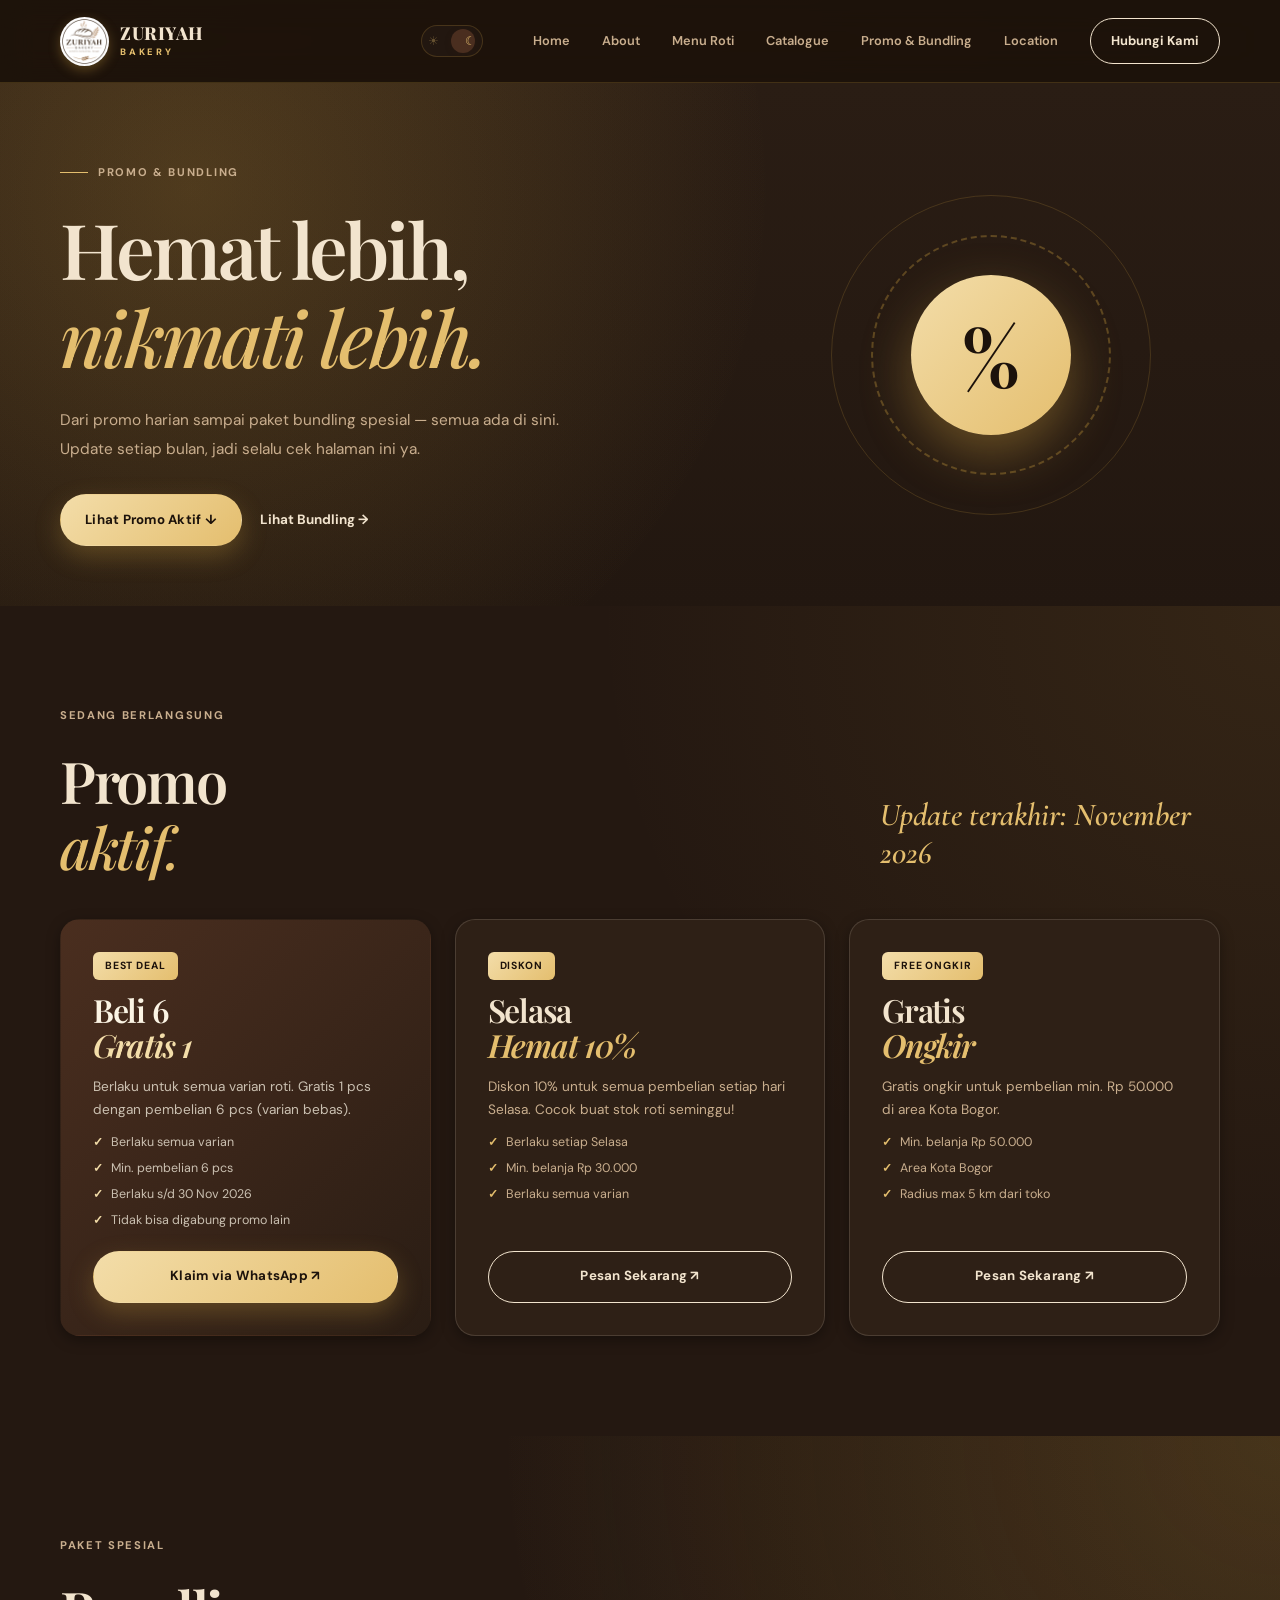
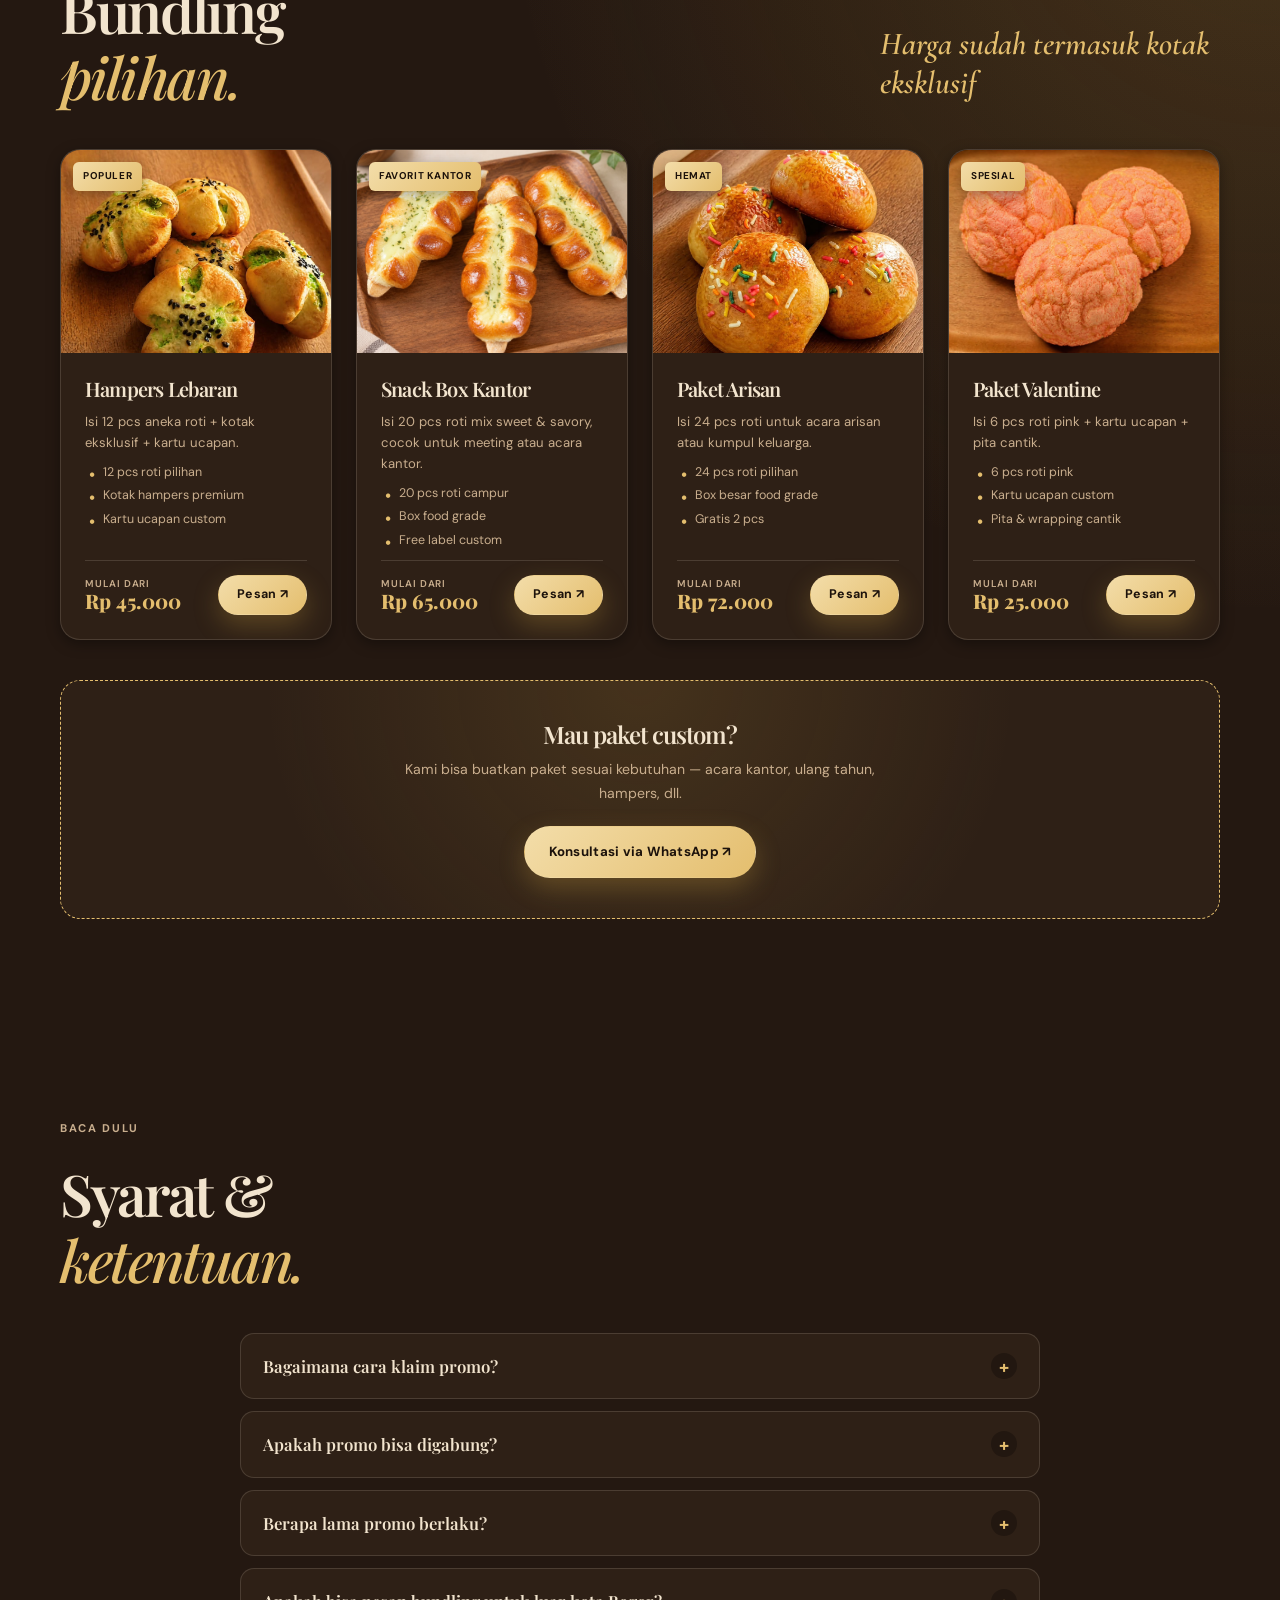
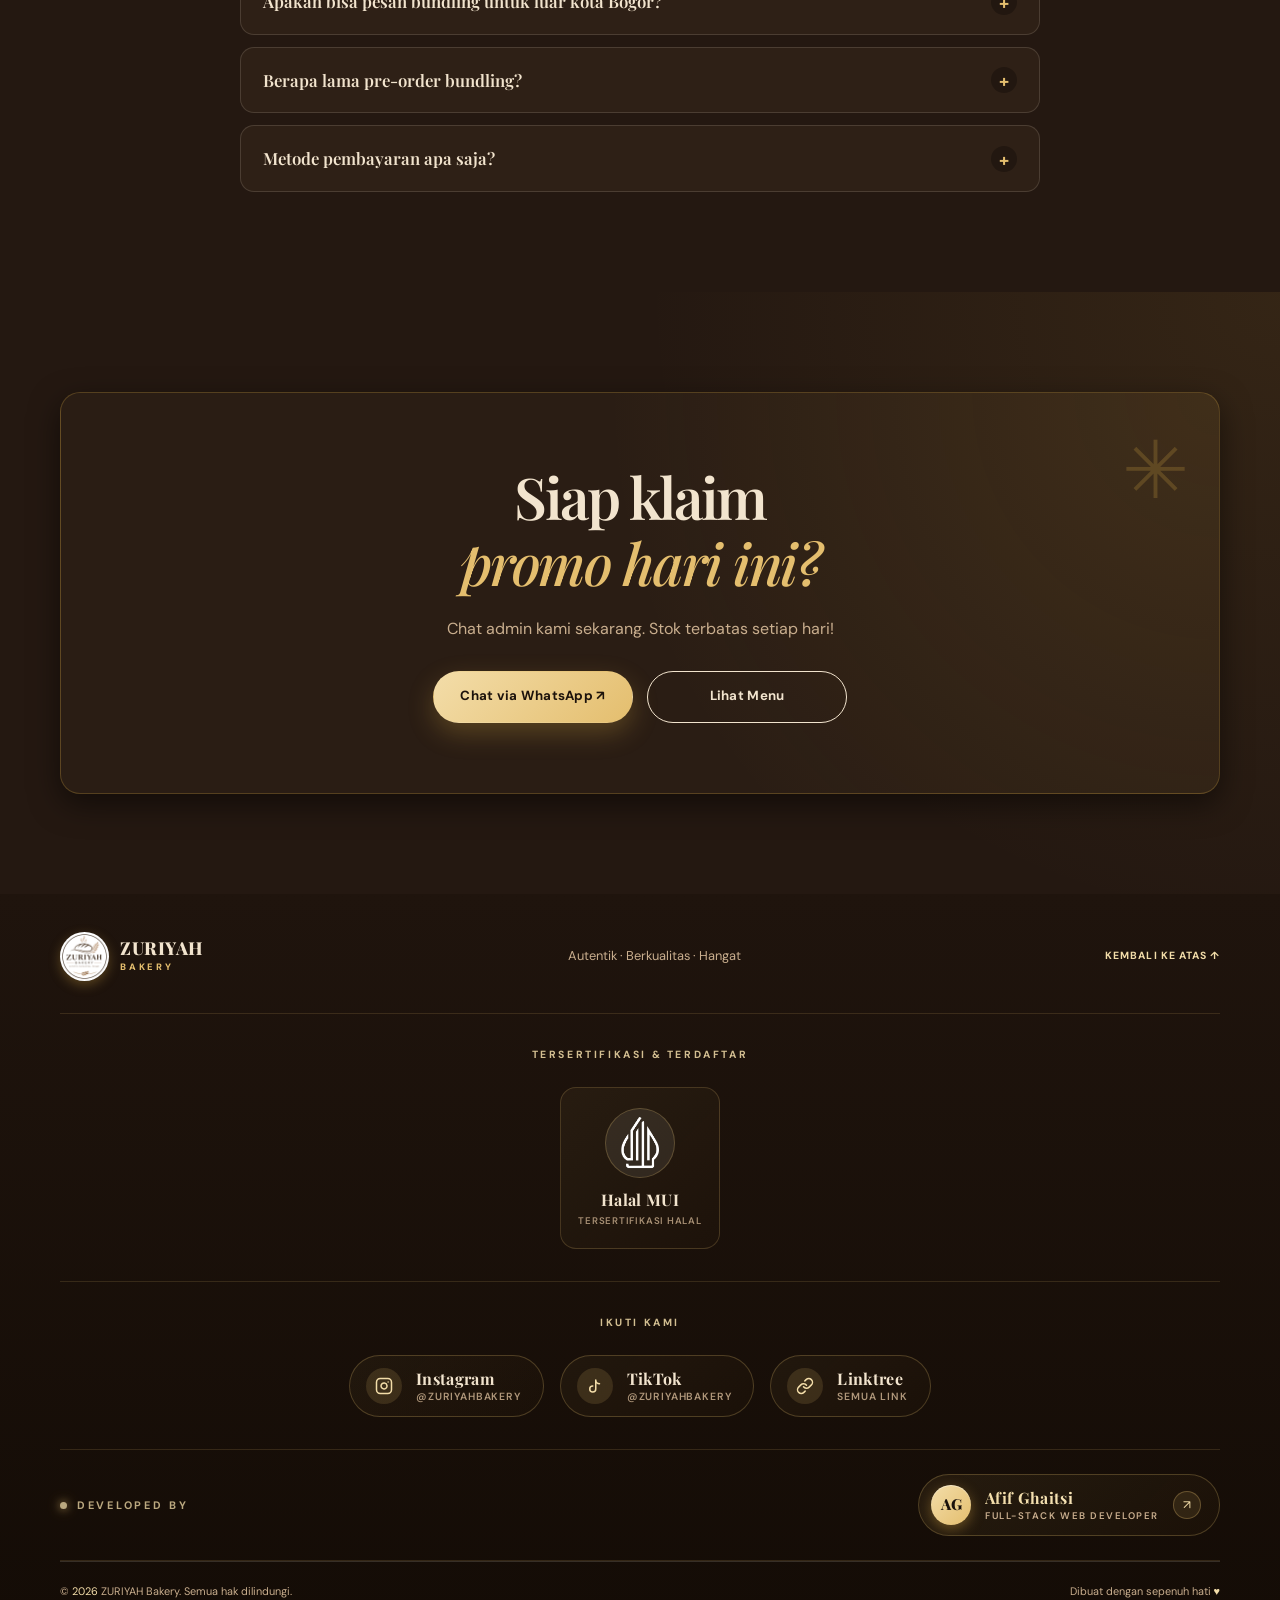
<file: Promo/index.html>
<!DOCTYPE html>
<html lang="id">

<head>
    <meta charset="UTF-8">
    <meta name="viewport" content="width=device-width, initial-scale=1.0">
    <meta name="theme-color" content="#F8F0DF">
    <meta name="description" content="Promo & Bundling ZURIYAH Bakery — Beli 6 Gratis 1, Hampers Lebaran, Snack Box Kantor, dan promo menarik lainnya.">
    <meta name="author" content="ZURIYAH Bakery">

    <meta property="og:type" content="website">
    <meta property="og:title" content="Promo & Bundling | ZURIYAH Bakery">
    <meta property="og:description" content="Promo roti artisan terbatas. Beli 6 gratis 1, hampers lebaran, snack box kantor.">
    <meta property="og:image" content="../assets/logo.png">

    <title>Promo & Bundling | ZURIYAH Bakery</title>

    <link rel="preconnect" href="https://fonts.googleapis.com">
    <link rel="preconnect" href="https://fonts.gstatic.com" crossorigin>
    <link href="https://fonts.googleapis.com/css2?family=Cormorant+Garamond:wght@500;600;700&display=swap" rel="stylesheet">
    <link href="https://fonts.googleapis.com/css2?family=DM+Sans:wght@400;500;600;700&family=Playfair+Display:wght@500;600;700;800&display=swap" rel="stylesheet">

    <link rel="stylesheet" href="Promo.css">

    <link rel="icon" type="image/png" href="../assets/new logo.jpeg" sizes="32x32">
    <link rel="apple-touch-icon" href="../assets/new logo.jpeg" sizes="180x180">

    <script src="../script.js" defer></script>
</head>

<body>

    <!-- ==========================
         HEADER / NAVBAR
         ========================== -->
    <header class="header">
        <nav class="navbar container" aria-label="Menu utama">
            <a href="../index.html" class="brand" aria-label="ZURIYAH Bakery — Beranda">
                <img src="../assets/new logo.jpeg" alt="ZURIYAH Bakery Logo">
                <span>ZURIYAH<small>BAKERY</small></span>
            </a>

            <div class="nav-actions">
                <button class="theme-toggle" id="themeToggle" type="button" aria-label="Ganti tema" aria-pressed="false">
                    <span class="theme-icon theme-icon-sun" aria-hidden="true">☀</span>
                    <span class="theme-icon theme-icon-moon" aria-hidden="true">☾</span>
                    <span class="theme-slider" aria-hidden="true"></span>
                </button>

                <button class="menu-toggle" type="button" aria-label="Buka menu" aria-expanded="false" aria-controls="nav-menu">
                    <span></span><span></span><span></span>
                </button>
            </div>

            <div class="nav-menu" id="nav-menu">
                <a href="../index.html">Home</a>
                <a href="../index.html#about">About</a>
                <a href="../Menu Roti/index.html">Menu Roti</a>
                <a href="../index.html#products">Catalogue</a>
                <a href="index.html" class="is-active">Promo & Bundling</a>
                <a href="../index.html#location">Location</a>
                <a href="../index.html#contact" class="nav-button">Hubungi Kami</a>
            </div>
        </nav>
    </header>

    <main>

        <!-- ==========================
             HERO PROMO
             ========================== -->
        <section class="promo-hero">
            <div class="container promo-hero-grid">
                <div class="promo-hero-content">
                    <p class="eyebrow"><span aria-hidden="true"></span>PROMO & BUNDLING</p>
                    <h1>Hemat lebih,<br><em>nikmati lebih.</em></h1>
                    <p class="promo-hero-desc">Dari promo harian sampai paket bundling spesial — semua ada di sini. Update setiap bulan, jadi selalu cek halaman ini ya.</p>

                    <div class="promo-hero-actions">
                        <a href="#promo-aktif" class="btn btn-primary">Lihat Promo Aktif ↓</a>
                        <a href="#bundling" class="text-link">Lihat Bundling →</a>
                    </div>
                </div>

                <div class="promo-hero-visual" aria-hidden="true">
                    <div class="promo-hero-badge">%</div>
                    <div class="promo-hero-ring"></div>
                    <div class="promo-hero-ring promo-hero-ring-2"></div>
                </div>
            </div>
        </section>

        <!-- ==========================
             PROMO AKTIF
             ========================== -->
        <section class="section promo-aktif" id="promo-aktif">
            <div class="container">
                <div class="section-heading">
                    <div>
                        <p class="eyebrow">SEDANG BERLANGSUNG</p>
                        <h2>Promo<br><em>aktif.</em></h2>
                    </div>
                    <p class="promo-update">Update terakhir: November 2026</p>
                </div>

                <div class="promo-list-grid">
                    <!-- Promo 1 -->
                    <article class="promo-item promo-item-featured">
                        <span class="promo-item-tag">BEST DEAL</span>
                        <h3>Beli 6<br><em>Gratis 1</em></h3>
                        <p class="promo-item-desc">Berlaku untuk semua varian roti. Gratis 1 pcs dengan pembelian 6 pcs (varian bebas).</p>
                        <ul class="promo-item-terms">
                            <li>Berlaku semua varian</li>
                            <li>Min. pembelian 6 pcs</li>
                            <li>Berlaku s/d 30 Nov 2026</li>
                            <li>Tidak bisa digabung promo lain</li>
                        </ul>
                        <a href="https://wa.me/6281554016406?text=Halo%20ZURIYAH%2C%20saya%20mau%20klaim%20promo%20Beli%206%20Gratis%201" target="_blank" rel="noopener noreferrer" class="btn btn-primary">Klaim via WhatsApp ↗</a>
                    </article>

                    <!-- Promo 2 -->
                    <article class="promo-item">
                        <span class="promo-item-tag">DISKON</span>
                        <h3>Selasa<br><em>Hemat 10%</em></h3>
                        <p class="promo-item-desc">Diskon 10% untuk semua pembelian setiap hari Selasa. Cocok buat stok roti seminggu!</p>
                        <ul class="promo-item-terms">
                            <li>Berlaku setiap Selasa</li>
                            <li>Min. belanja Rp 30.000</li>
                            <li>Berlaku semua varian</li>
                        </ul>
                        <a href="https://wa.me/6281554016406?text=Halo%20ZURIYAH%2C%20saya%20mau%20pakai%20promo%20Selasa%20Hemat%2010%25" target="_blank" rel="noopener noreferrer" class="btn btn-secondary">Pesan Sekarang ↗</a>
                    </article>

                    <!-- Promo 3 -->
                    <article class="promo-item">
                        <span class="promo-item-tag">FREE ONGKIR</span>
                        <h3>Gratis<br><em>Ongkir</em></h3>
                        <p class="promo-item-desc">Gratis ongkir untuk pembelian min. Rp 50.000 di area Kota Bogor.</p>
                        <ul class="promo-item-terms">
                            <li>Min. belanja Rp 50.000</li>
                            <li>Area Kota Bogor</li>
                            <li>Radius max 5 km dari toko</li>
                        </ul>
                        <a href="https://wa.me/6281554016406?text=Halo%20ZURIYAH%2C%20saya%20mau%20pakai%20promo%20Gratis%20Ongkir" target="_blank" rel="noopener noreferrer" class="btn btn-secondary">Pesan Sekarang ↗</a>
                    </article>
                </div>
            </div>
        </section>

        <!-- ==========================
             BUNDLING / PAKET
             ========================== -->
        <section class="section bundling" id="bundling">
            <div class="container">
                <div class="section-heading">
                    <div>
                        <p class="eyebrow">PAKET SPESIAL</p>
                        <h2>Bundling<br><em>pilihan.</em></h2>
                    </div>
                    <p class="promo-update">Harga sudah termasuk kotak eksklusif</p>
                </div>

                <div class="bundling-grid">
                    <!-- Bundle 1 -->
                    <article class="bundle-card">
                        <div class="bundle-image">
                            <img src="../image/kelapa pandan.jpeg" alt="Paket Hampers Lebaran" loading="lazy">
                            <span class="bundle-badge">POPULER</span>
                        </div>
                        <div class="bundle-info">
                            <h3>Hampers Lebaran</h3>
                            <p class="bundle-desc">Isi 12 pcs aneka roti + kotak eksklusif + kartu ucapan.</p>
                            <ul class="bundle-includes">
                                <li>12 pcs roti pilihan</li>
                                <li>Kotak hampers premium</li>
                                <li>Kartu ucapan custom</li>
                            </ul>
                            <div class="bundle-footer">
                                <div class="bundle-price">
                                    <small>Mulai dari</small>
                                    <strong>Rp 45.000</strong>
                                </div>
                                <a href="https://wa.me/6281554016406?text=Halo%20ZURIYAH%2C%20saya%20mau%20pesan%20Paket%20Hampers%20Lebaran" target="_blank" rel="noopener noreferrer" class="btn btn-primary">Pesan ↗</a>
                            </div>
                        </div>
                    </article>

                    <!-- Bundle 2 -->
                    <article class="bundle-card">
                        <div class="bundle-image">
                            <img src="../image/sosis remake.jpeg" alt="Paket Snack Box Kantor" loading="lazy">
                            <span class="bundle-badge">FAVORIT KANTOR</span>
                        </div>
                        <div class="bundle-info">
                            <h3>Snack Box Kantor</h3>
                            <p class="bundle-desc">Isi 20 pcs roti mix sweet & savory, cocok untuk meeting atau acara kantor.</p>
                            <ul class="bundle-includes">
                                <li>20 pcs roti campur</li>
                                <li>Box food grade</li>
                                <li>Free label custom</li>
                            </ul>
                            <div class="bundle-footer">
                                <div class="bundle-price">
                                    <small>Mulai dari</small>
                                    <strong>Rp 65.000</strong>
                                </div>
                                <a href="https://wa.me/6281554016406?text=Halo%20ZURIYAH%2C%20saya%20mau%20pesan%20Paket%20Snack%20Box%20Kantor" target="_blank" rel="noopener noreferrer" class="btn btn-primary">Pesan ↗</a>
                            </div>
                        </div>
                    </article>

                    <!-- Bundle 3 -->
                    <article class="bundle-card">
                        <div class="bundle-image">
                            <img src="../image/bluebery.jpeg" alt="Paket Arisan" loading="lazy">
                            <span class="bundle-badge">HEMAT</span>
                        </div>
                        <div class="bundle-info">
                            <h3>Paket Arisan</h3>
                            <p class="bundle-desc">Isi 24 pcs roti untuk acara arisan atau kumpul keluarga.</p>
                            <ul class="bundle-includes">
                                <li>24 pcs roti pilihan</li>
                                <li>Box besar food grade</li>
                                <li>Gratis 2 pcs</li>
                            </ul>
                            <div class="bundle-footer">
                                <div class="bundle-price">
                                    <small>Mulai dari</small>
                                    <strong>Rp 72.000</strong>
                                </div>
                                <a href="https://wa.me/6281554016406?text=Halo%20ZURIYAH%2C%20saya%20mau%20pesan%20Paket%20Arisan" target="_blank" rel="noopener noreferrer" class="btn btn-primary">Pesan ↗</a>
                            </div>
                        </div>
                    </article>

                    <!-- Bundle 4 -->
                    <article class="bundle-card">
                        <div class="bundle-image">
                            <img src="../image/melon pan stroberi.jpeg" alt="Paket Valentine" loading="lazy">
                            <span class="bundle-badge">SPESIAL</span>
                        </div>
                        <div class="bundle-info">
                            <h3>Paket Valentine</h3>
                            <p class="bundle-desc">Isi 6 pcs roti pink + kartu ucapan + pita cantik.</p>
                            <ul class="bundle-includes">
                                <li>6 pcs roti pink</li>
                                <li>Kartu ucapan custom</li>
                                <li>Pita & wrapping cantik</li>
                            </ul>
                            <div class="bundle-footer">
                                <div class="bundle-price">
                                    <small>Mulai dari</small>
                                    <strong>Rp 25.000</strong>
                                </div>
                                <a href="https://wa.me/6281554016406?text=Halo%20ZURIYAH%2C%20saya%20mau%20pesan%20Paket%20Valentine" target="_blank" rel="noopener noreferrer" class="btn btn-primary">Pesan ↗</a>
                            </div>
                        </div>
                    </article>
                </div>

                <!-- Custom Bundle CTA -->
                <div class="custom-bundle-cta">
                    <h3>Mau paket custom?</h3>
                    <p>Kami bisa buatkan paket sesuai kebutuhan — acara kantor, ulang tahun, hampers, dll.</p>
                    <a href="https://wa.me/6281554016406?text=Halo%20ZURIYAH%2C%20saya%20mau%20konsultasi%20paket%20custom" target="_blank" rel="noopener noreferrer" class="btn btn-primary">Konsultasi via WhatsApp ↗</a>
                </div>
            </div>
        </section>

        <!-- ==========================
             SYARAT & KETENTUAN
             ========================== -->
        <section class="section promo-terms" id="syarat">
            <div class="container">
                <div class="section-heading">
                    <div>
                        <p class="eyebrow">BACA DULU</p>
                        <h2>Syarat &<br><em>ketentuan.</em></h2>
                    </div>
                </div>

                <div class="terms-accordion">
                    <details class="terms-item">
                        <summary>Bagaimana cara klaim promo?</summary>
                        <p>Klik tombol "Klaim via WhatsApp" pada promo yang diinginkan, lalu sebutkan kode promo kepada admin kami. Admin akan membantu proses pemesanan.</p>
                    </details>

                    <details class="terms-item">
                        <summary>Apakah promo bisa digabung?</summary>
                        <p>Promo tidak dapat digabung dengan promo lain dalam satu transaksi, kecuali ditentukan lain pada syarat promo.</p>
                    </details>

                    <details class="terms-item">
                        <summary>Berapa lama promo berlaku?</summary>
                        <p>Setiap promo memiliki periode berlaku masing-masing. Periode berlaku tertera pada detail promo. Promo dapat berubah sewaktu-waktu tanpa pemberitahuan terlebih dahulu.</p>
                    </details>

                    <details class="terms-item">
                        <summary>Apakah bisa pesan bundling untuk luar kota Bogor?</summary>
                        <p>Bisa. Untuk pengiriman luar kota, ongkir ditanggung pembeli dan dihitung terpisah. Silakan konsultasi dulu via WhatsApp untuk estimasi biaya.</p>
                    </details>

                    <details class="terms-item">
                        <summary>Berapa lama pre-order bundling?</summary>
                        <p>Untuk bundling hampers dan paket besar, kami sarankan pre-order minimal H-2 sebelum acara. Untuk paket snack box, pre-order H-1.</p>
                    </details>

                    <details class="terms-item">
                        <summary>Metode pembayaran apa saja?</summary>
                        <p>Kami menerima transfer bank (BCA, BRI, Mandiri), e-wallet (GoPay, OVO, DANA, ShopeePay), dan cash untuk pembelian langsung di toko.</p>
                    </details>
                </div>
            </div>
        </section>

        <!-- ==========================
             CTA FINAL
             ========================== -->
        <section class="section cta-final">
            <div class="container cta-box">
                <span class="contact-decoration" aria-hidden="true">✳</span>
                <h2>Siap klaim<br><em>promo hari ini?</em></h2>
                <p class="contact-description">Chat admin kami sekarang. Stok terbatas setiap hari!</p>

                <div class="cta-actions">
                    <a href="https://wa.me/6281554016406?text=Halo%20ZURIYAH%2C%20saya%20mau%20tanya%20promo%20yang%20sedang%20berlaku" target="_blank" rel="noopener noreferrer" class="btn btn-primary">Chat via WhatsApp ↗</a>
                    <a href="../Menu Roti/index.html" class="btn btn-secondary">Lihat Menu</a>
                </div>
            </div>
        </section>
    </main>

    <!-- ==========================
         FOOTER
         ========================== -->
    <footer class="footer">
        <div class="container footer-main">
            <a href="../index.html" class="brand footer-brand" aria-label="ZURIYAH Bakery — Kembali ke atas">
                <img src="../assets/new logo.jpeg" alt="Logo ZURIYAH Bakery">
                <span>ZURIYAH<small>BAKERY</small></span>
            </a>
            <p>Autentik · Berkualitas · Hangat</p>
            <a href="#top" class="back-top">KEMBALI KE ATAS ↑</a>
        </div>

        <div class="container footer-certs">
            <p class="footer-certs-title">TERSERTIFIKASI & TERDAFTAR</p>
            <div class="footer-certs-grid">
                <div class="footer-cert-item">
                    <div class="footer-cert-logo">
                        <img src="../assets/logo halal remake.png" alt="Logo Halal MUI" loading="lazy" onerror="this.style.display='none'; this.parentElement.classList.add('is-placeholder');">
                        <div class="footer-cert-placeholder"><span aria-hidden="true">☪</span></div>
                    </div>
                    <div class="footer-cert-text">
                        <strong>Halal MUI</strong>
                        <small>Tersertifikasi Halal</small>
                    </div>
                </div>
            </div>
        </div>

        <!-- SOSMED & LINKTREE -->
        <div class="container footer-socials">
            <p class="footer-certs-title">IKUTI KAMI</p>
            <div class="social-links-grid">
                <a href="https://instagram.com/zuriyah_bakery_bogor" target="_blank" rel="noopener noreferrer" class="social-link" aria-label="Instagram ZURIYAH Bakery">
                    <span class="social-icon">
                        <svg xmlns="http://www.w3.org/2000/svg" viewBox="0 0 24 24" fill="none" stroke="currentColor" stroke-width="2" stroke-linecap="round" stroke-linejoin="round"><rect x="2" y="2" width="20" height="20" rx="5" ry="5"></rect><path d="M16 11.37A4 4 0 1 1 12.63 8 4 4 0 0 1 16 11.37z"></path><line x1="17.5" y1="6.5" x2="17.51" y2="6.5"></line></svg>
                    </span>
                    <span class="social-text">
                        <strong>Instagram</strong>
                        <small>@zuriyahbakery</small>
                    </span>
                </a>

                <a href="https://tiktok.com/@zuriyahbakery" target="_blank" rel="noopener noreferrer" class="social-link" aria-label="TikTok ZURIYAH Bakery">
                    <span class="social-icon">
                        <svg xmlns="http://www.w3.org/2000/svg" viewBox="0 0 24 24" fill="none" stroke="currentColor" stroke-width="2" stroke-linecap="round" stroke-linejoin="round"><path d="M9 12a4 4 0 1 0 4 4V4a5 5 0 0 0 5 5"></path></svg>
                    </span>
                    <span class="social-text">
                        <strong>TikTok</strong>
                        <small>@zuriyahbakery</small>
                    </span>
                </a>

                <a href="https://linktr.ee/zuriyahbakery" target="_blank" rel="noopener noreferrer" class="social-link" aria-label="Linktree ZURIYAH Bakery">
                    <span class="social-icon">
                        <svg xmlns="http://www.w3.org/2000/svg" viewBox="0 0 24 24" fill="none" stroke="currentColor" stroke-width="2" stroke-linecap="round" stroke-linejoin="round"><path d="M10 13a5 5 0 0 0 7.54.54l3-3a5 5 0 0 0-7.07-7.07l-1.72 1.71"></path><path d="M14 11a5 5 0 0 0-7.54-.54l-3 3a5 5 0 0 0 7.07 7.07l1.71-1.71"></path></svg>
                    </span>
                    <span class="social-text">
                        <strong>Linktree</strong>
                        <small>Semua Link</small>
                    </span>
                </a>
            </div>
        </div>

        <div class="container developer-watermark">
            <div class="dev-badge">
                <span class="dev-dot" aria-hidden="true"></span>
                <span class="dev-label">Developed by</span>
            </div>

            <a class="dev-signature" target="_blank" rel="noopener noreferrer" aria-label="Afif Ghaitsi — Developer">
                <span class="dev-initials" aria-hidden="true">AG</span>
                <span class="dev-info">
                    <span class="dev-name">Afif Ghaitsi</span>
                    <span class="dev-role">Full-Stack Web Developer</span>
                </span>
                <span class="dev-arrow" aria-hidden="true">↗</span>
            </a>
        </div>

        <div class="container footer-bottom">
            <p>© <span id="year"></span> ZURIYAH Bakery. Semua hak dilindungi.</p>
            <p>Dibuat dengan sepenuh hati <span aria-hidden="true">♥</span></p>
        </div>
    </footer>

</body>
</html>
</file>
<file: Promo/Promo.css>
/* ====================================================
   PROMO.CSS — Import style utama + style khusus promo
   ==================================================== */

/* Load semua style dari landing (variable, reset, navbar, footer, dll) */
@import url("../style.css");

/* ====================================================
   PROMO PAGE — HERO
   ==================================================== */
.promo-hero {
    padding: 80px 0 60px;
    background:
        radial-gradient(circle at 15% 20%, rgba(199, 154, 62, 0.14), transparent 50%),
        var(--bg-hero);
    position: relative;
    overflow: hidden;
    transition: background 0.4s ease;
}

.promo-hero-grid {
    display: grid;
    grid-template-columns: 1.4fr 1fr;
    gap: 60px;
    align-items: center;
}

.promo-hero h1 {
    margin: 22px 0 25px;
}

.promo-hero-desc {
    max-width: 520px;
    margin-bottom: 30px;
    color: var(--text-soft);
    font-size: 0.96rem;
    line-height: 1.9;
}

.promo-hero-actions {
    display: flex;
    align-items: center;
    flex-wrap: wrap;
    gap: 18px;
}

.promo-hero-visual {
    position: relative;
    height: 280px;
    display: grid;
    place-items: center;
}

.promo-hero-badge {
    position: relative;
    z-index: 2;
    display: grid;
    place-items: center;
    width: 160px;
    height: 160px;
    border-radius: 50%;
    background: linear-gradient(135deg, var(--gold-light), var(--gold));
    color: #1C120B;
    font-family: var(--serif);
    font-size: 5rem;
    font-weight: 800;
    box-shadow: 0 20px 50px rgba(199, 154, 62, 0.4);
    animation: floatSoft 4s ease-in-out infinite;
}

.promo-hero-ring {
    position: absolute;
    top: 50%;
    left: 50%;
    width: 240px;
    height: 240px;
    border: 2px dashed rgba(199, 154, 62, 0.35);
    border-radius: 50%;
    transform: translate(-50%, -50%);
    animation: promoRingSpin 30s linear infinite;
}

.promo-hero-ring-2 {
    width: 320px;
    height: 320px;
    border: 1px solid rgba(199, 154, 62, 0.2);
    animation-direction: reverse;
    animation-duration: 40s;
}

@keyframes promoRingSpin {
    from { transform: translate(-50%, -50%) rotate(0deg); }
    to   { transform: translate(-50%, -50%) rotate(360deg); }
}

/* ====================================================
   PROMO AKTIF
   ==================================================== */
.promo-aktif {
    background: var(--bg-products);
    transition: background 0.4s ease;
}

.promo-update {
    font-size: 0.72rem;
    color: var(--text-soft);
    font-style: italic;
    margin-bottom: 7px;
}

.promo-list-grid {
    display: grid;
    grid-template-columns: repeat(auto-fill, minmax(300px, 1fr));
    gap: 1.5rem;
    margin-top: 2.5rem;
}

.promo-item {
    display: flex;
    flex-direction: column;
    gap: 12px;
    padding: 2rem;
    border-radius: 20px;
    background: var(--bg-form);
    border: 1px solid var(--border-input);
    box-shadow: var(--shadow-sm);
    transition: transform 0.3s var(--ease), box-shadow 0.3s ease, border-color 0.3s ease;
}

.promo-item:hover {
    transform: translateY(-4px);
    box-shadow: var(--shadow-md);
    border-color: var(--gold);
}

.promo-item-featured {
    background: linear-gradient(135deg, var(--brown-mid) 0%, #2E1B12 100%);
    color: #FBF4E4;
    border-color: transparent;
}

html[data-theme="dark"] .promo-item-featured {
    background: linear-gradient(135deg, #4A2E1F 0%, #2A1D14 100%);
}

.promo-item-tag {
    display: inline-block;
    align-self: flex-start;
    padding: 5px 12px;
    border-radius: 6px;
    background: linear-gradient(135deg, var(--gold-light), var(--gold));
    color: #1C120B;
    font-size: 0.65rem;
    font-weight: 700;
    letter-spacing: 0.08em;
    text-transform: uppercase;
}

.promo-item h3 {
    font-size: 2rem;
    line-height: 1.1;
    color: var(--text-main);
}

.promo-item-featured h3 {
    color: #FBF4E4;
}

.promo-item h3 em {
    color: var(--gold);
    font-style: italic;
}

.promo-item-featured h3 em {
    color: var(--gold-light);
}

.promo-item-desc {
    color: var(--text-soft);
    font-size: 0.85rem;
    line-height: 1.7;
}

.promo-item-featured .promo-item-desc {
    color: rgba(251, 244, 228, 0.75);
}

.promo-item-terms {
    list-style: none;
    padding: 0;
    margin: 0 0 8px;
    display: flex;
    flex-direction: column;
    gap: 6px;
}

.promo-item-terms li {
    position: relative;
    padding-left: 18px;
    font-size: 0.78rem;
    color: var(--text-soft);
    line-height: 1.6;
}

.promo-item-terms li::before {
    content: "✓";
    position: absolute;
    left: 0;
    color: var(--gold);
    font-weight: 700;
}

.promo-item-featured .promo-item-terms li {
    color: rgba(251, 244, 228, 0.75);
}

.promo-item-featured .promo-item-terms li::before {
    color: var(--gold-light);
}

.promo-item .btn {
    margin-top: auto;
}

.promo-item-featured .btn-primary {
    background: linear-gradient(135deg, var(--gold-light), var(--gold));
    color: #1C120B;
    box-shadow: 0 10px 26px rgba(199, 154, 62, 0.35);
}

.promo-item-featured .btn-primary:hover {
    background: linear-gradient(135deg, var(--gold-pale), var(--gold-light));
}

/* ====================================================
   BUNDLING
   ==================================================== */
.bundling {
    background:
        radial-gradient(circle at 100% 0%, rgba(199, 154, 62, 0.12), transparent 45%),
        var(--bg-products);
    transition: background 0.4s ease;
}

.bundling-grid {
    display: grid;
    grid-template-columns: repeat(auto-fill, minmax(260px, 1fr));
    gap: 1.5rem;
    margin-top: 2.5rem;
}

.bundle-card {
    display: flex;
    flex-direction: column;
    border-radius: 20px;
    overflow: hidden;
    background: var(--bg-form);
    border: 1px solid var(--border-input);
    box-shadow: var(--shadow-sm);
    transition: transform 0.35s var(--ease), box-shadow 0.35s ease, border-color 0.3s ease;
}

.bundle-card:hover {
    transform: translateY(-4px);
    box-shadow: var(--shadow-md);
    border-color: var(--gold);
}

.bundle-image {
    position: relative;
    aspect-ratio: 4 / 3;
    overflow: hidden;
    background: var(--bg-card-image);
}

.bundle-image img {
    width: 100%;
    height: 100%;
    object-fit: cover;
    transition: transform 0.5s var(--ease);
}

.bundle-card:hover .bundle-image img {
    transform: scale(1.05);
}

.bundle-badge {
    position: absolute;
    top: 12px;
    left: 12px;
    padding: 6px 10px;
    border-radius: 6px;
    background: linear-gradient(135deg, var(--gold-light), var(--gold));
    color: #1C120B;
    font-size: 0.62rem;
    font-weight: 700;
    letter-spacing: 0.06em;
    box-shadow: var(--shadow-sm);
}

.bundle-info {
    display: flex;
    flex-direction: column;
    flex: 1;
    padding: 1.5rem;
    gap: 10px;
}

.bundle-info h3 {
    font-size: 1.25rem;
    line-height: 1.2;
}

.bundle-desc {
    font-size: 0.82rem;
    color: var(--text-soft);
    line-height: 1.6;
}

.bundle-includes {
    list-style: none;
    padding: 0;
    margin: 0;
    display: flex;
    flex-direction: column;
    gap: 5px;
}

.bundle-includes li {
    position: relative;
    padding-left: 18px;
    font-size: 0.78rem;
    color: var(--text-soft);
    line-height: 1.5;
}

.bundle-includes li::before {
    content: "•";
    position: absolute;
    left: 4px;
    color: var(--gold);
    font-weight: 700;
    font-size: 1rem;
}

.bundle-footer {
    display: flex;
    align-items: center;
    justify-content: space-between;
    gap: 12px;
    padding-top: 14px;
    margin-top: auto;
    border-top: 1px solid var(--border-input);
    flex-wrap: wrap;
}

.bundle-price {
    display: flex;
    flex-direction: column;
    line-height: 1.15;
}

.bundle-price small {
    font-size: 0.62rem;
    color: var(--text-soft);
    text-transform: uppercase;
    letter-spacing: 0.08em;
    font-weight: 600;
}

.bundle-price strong {
    font-family: var(--serif);
    font-size: 1.25rem;
    font-weight: 800;
    color: var(--gold);
}

.bundle-footer .btn {
    min-height: 40px;
    padding: 0 18px;
    font-size: 0.78rem;
}

/* Custom Bundle CTA */
.custom-bundle-cta {
    margin-top: 2.5rem;
    padding: 2.5rem 2rem;
    text-align: center;
    background: radial-gradient(circle at 50% 0%, rgba(199, 154, 62, 0.15), transparent 60%), var(--bg-form);
    border: 1px dashed var(--gold);
    border-radius: 20px;
    transition: background 0.4s ease, border-color 0.3s ease;
}

.custom-bundle-cta h3 {
    font-size: 1.5rem;
    margin-bottom: 10px;
}

.custom-bundle-cta p {
    color: var(--text-soft);
    font-size: 0.88rem;
    margin-bottom: 20px;
    max-width: 500px;
    margin-left: auto;
    margin-right: auto;
}

/* ====================================================
   SYARAT & KETENTUAN
   ==================================================== */
.promo-terms {
    background: var(--bg-contact);
    transition: background 0.4s ease;
}

.terms-accordion {
    display: flex;
    flex-direction: column;
    gap: 12px;
    max-width: 800px;
    margin: 2.5rem auto 0;
}

.terms-item {
    border: 1px solid var(--border-input);
    border-radius: 14px;
    background: var(--bg-form);
    overflow: hidden;
    transition: border-color 0.3s ease, background 0.4s ease;
}

.terms-item[open] {
    border-color: var(--gold);
    background: var(--bg-input);
}

.terms-item summary {
    display: flex;
    align-items: center;
    justify-content: space-between;
    gap: 12px;
    padding: 18px 22px;
    cursor: pointer;
    font-family: var(--serif);
    font-size: 1.05rem;
    font-weight: 600;
    color: var(--text-main);
    list-style: none;
    transition: color 0.3s ease;
}

.terms-item summary::-webkit-details-marker {
    display: none;
}

.terms-item summary::after {
    content: "+";
    display: grid;
    place-items: center;
    width: 26px;
    height: 26px;
    flex-shrink: 0;
    border-radius: 50%;
    background: var(--bg-input);
    color: var(--gold);
    font-family: var(--sans);
    font-size: 1.1rem;
    font-weight: 700;
    transition: transform 0.35s var(--ease), background 0.3s ease, color 0.3s ease;
}

.terms-item[open] summary::after {
    content: "−";
    transform: rotate(180deg);
    background: linear-gradient(135deg, var(--gold-light), var(--gold));
    color: #1C120B;
}

.terms-item p {
    padding: 0 22px 20px;
    color: var(--text-soft);
    font-size: 0.88rem;
    line-height: 1.8;
}

/* ====================================================
   CTA FINAL
   ==================================================== */
.cta-final {
    background: var(--bg-products);
    transition: background 0.4s ease;
}

.cta-box {
    position: relative;
    overflow: hidden;
    padding: 70px 24px;
    border: 1px solid var(--border-contact-box);
    border-radius: 20px;
    background: radial-gradient(circle at 100% 0%, rgba(199, 154, 62, 0.14), transparent 50%), var(--bg-contact-box);
    text-align: center;
    box-shadow: var(--shadow-md);
    transition: background 0.4s ease, border-color 0.3s ease;
}

.cta-box .contact-decoration {
    position: absolute;
    top: 10px;
    right: 30px;
    color: rgba(199, 154, 62, 0.25);
    font-size: 5rem;
}

.cta-box h2 {
    margin-bottom: 20px;
}

.cta-actions {
    display: flex;
    justify-content: center;
    flex-wrap: wrap;
    gap: 14px;
    margin-top: 28px;
}

.cta-actions .btn {
    min-width: 200px;
}

/* ====================================================
   PROMO PAGE — RESPONSIVE
   ==================================================== */
@media (max-width: 900px) {
    .promo-hero {
        padding: 60px 0 40px;
    }

    .promo-hero-grid {
        grid-template-columns: 1fr;
        gap: 40px;
    }

    .promo-hero-visual {
        height: 220px;
    }

    .promo-hero-badge {
        width: 130px;
        height: 130px;
        font-size: 4rem;
    }

    .promo-hero-ring {
        width: 200px;
        height: 200px;
    }

    .promo-hero-ring-2 {
        width: 260px;
        height: 260px;
    }
}

@media (max-width: 640px) {
    .promo-hero {
        padding: 40px 0 30px;
    }

    .promo-hero h1 {
        margin: 16px 0 18px;
    }

    .promo-hero-desc {
        font-size: 0.88rem;
        margin-bottom: 22px;
    }

    .promo-hero-actions {
        flex-direction: column;
        align-items: stretch;
        gap: 10px;
    }

    .promo-hero-actions .btn {
        width: 100%;
    }

    .promo-hero-actions .text-link {
        justify-content: center;
        padding: 6px 0;
    }

    .promo-hero-visual {
        height: 180px;
    }

    .promo-hero-badge {
        width: 110px;
        height: 110px;
        font-size: 3.5rem;
    }

    .promo-hero-ring {
        width: 170px;
        height: 170px;
    }

    .promo-hero-ring-2 {
        width: 220px;
        height: 220px;
    }

    .promo-list-grid,
    .bundling-grid {
        grid-template-columns: 1fr;
        gap: 1rem;
    }

    .promo-item {
        padding: 1.5rem;
    }

    .promo-item h3 {
        font-size: 1.75rem;
    }

    .custom-bundle-cta {
        padding: 1.75rem 1.25rem;
    }

    .custom-bundle-cta h3 {
        font-size: 1.25rem;
    }

    .terms-item summary {
        padding: 15px 18px;
        font-size: 0.95rem;
    }

    .terms-item p {
        padding: 0 18px 16px;
        font-size: 0.82rem;
    }

    .cta-box {
        padding: 50px 18px;
    }

    .cta-box .contact-decoration {
        font-size: 3rem;
        right: 10px;
    }

    .cta-actions {
        flex-direction: column;
        align-items: stretch;
    }

    .cta-actions .btn {
        width: 100%;
        min-width: auto;
    }
}
</file>
